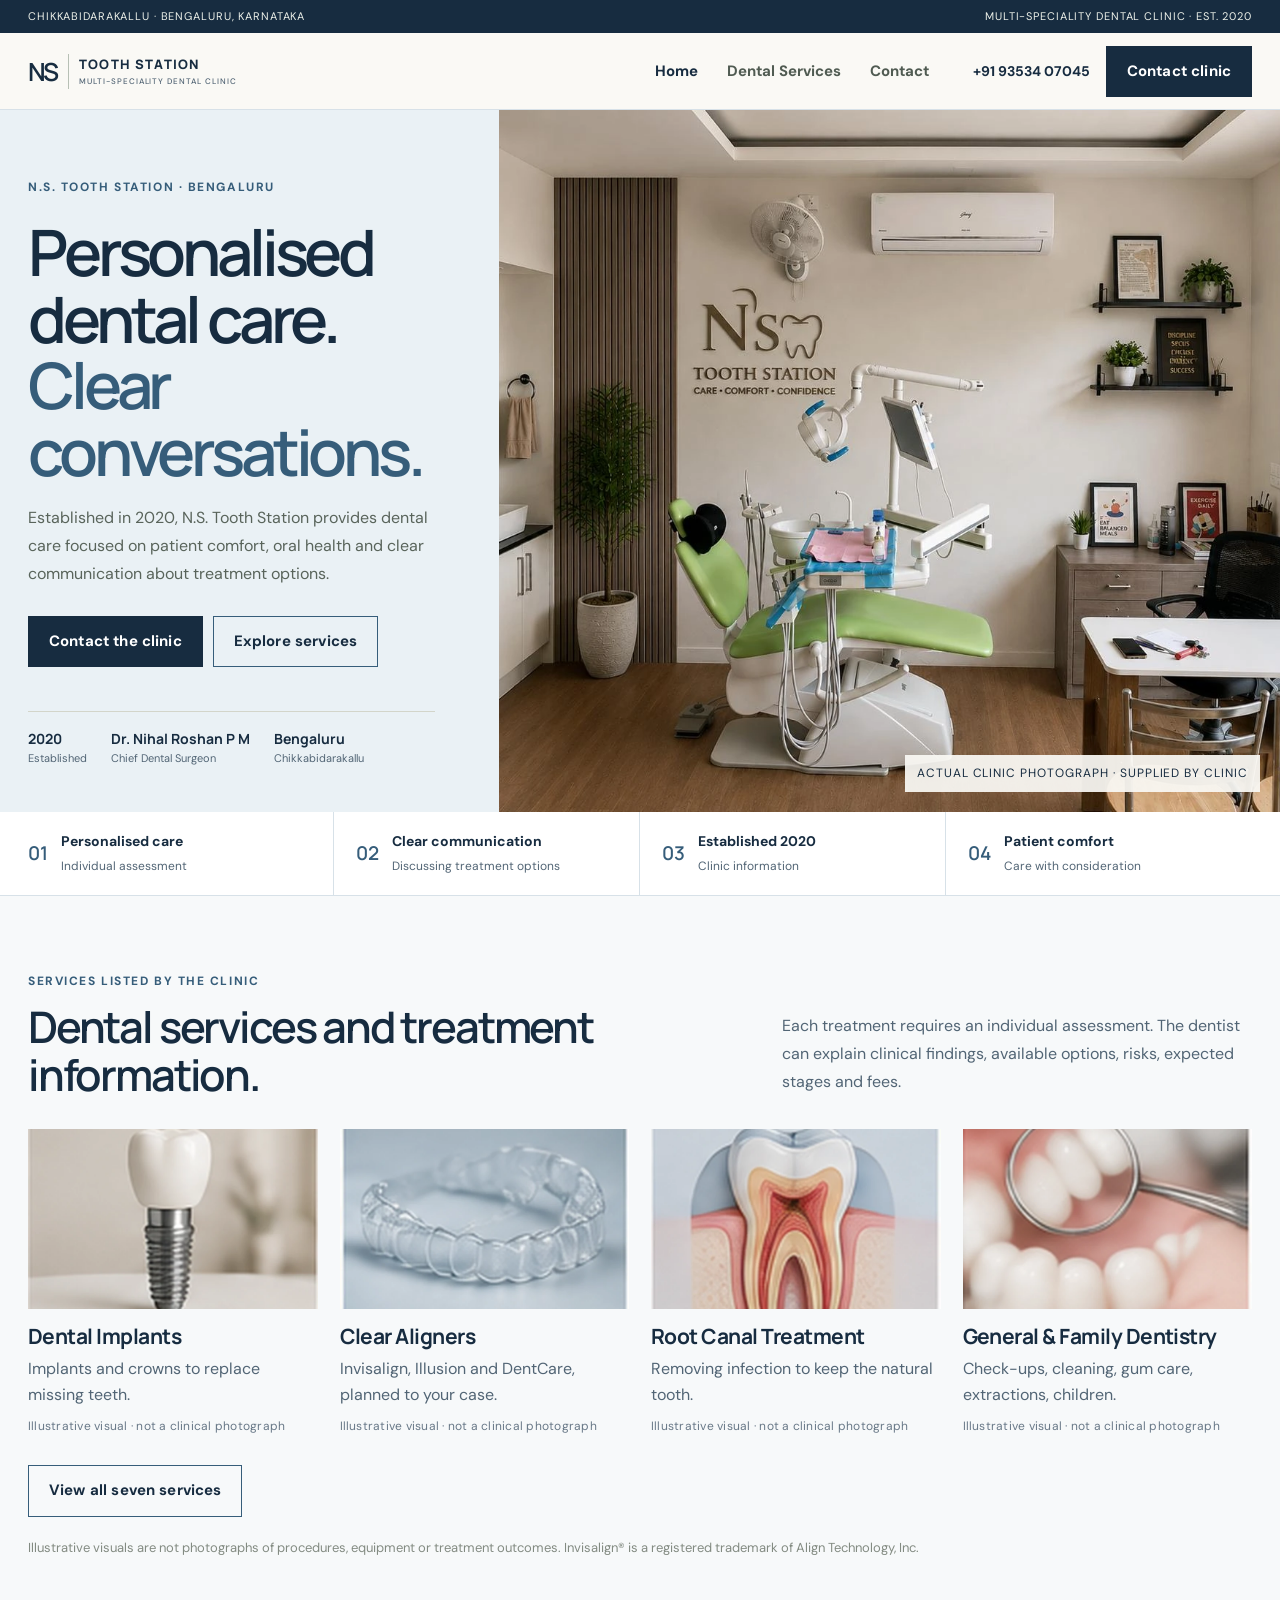
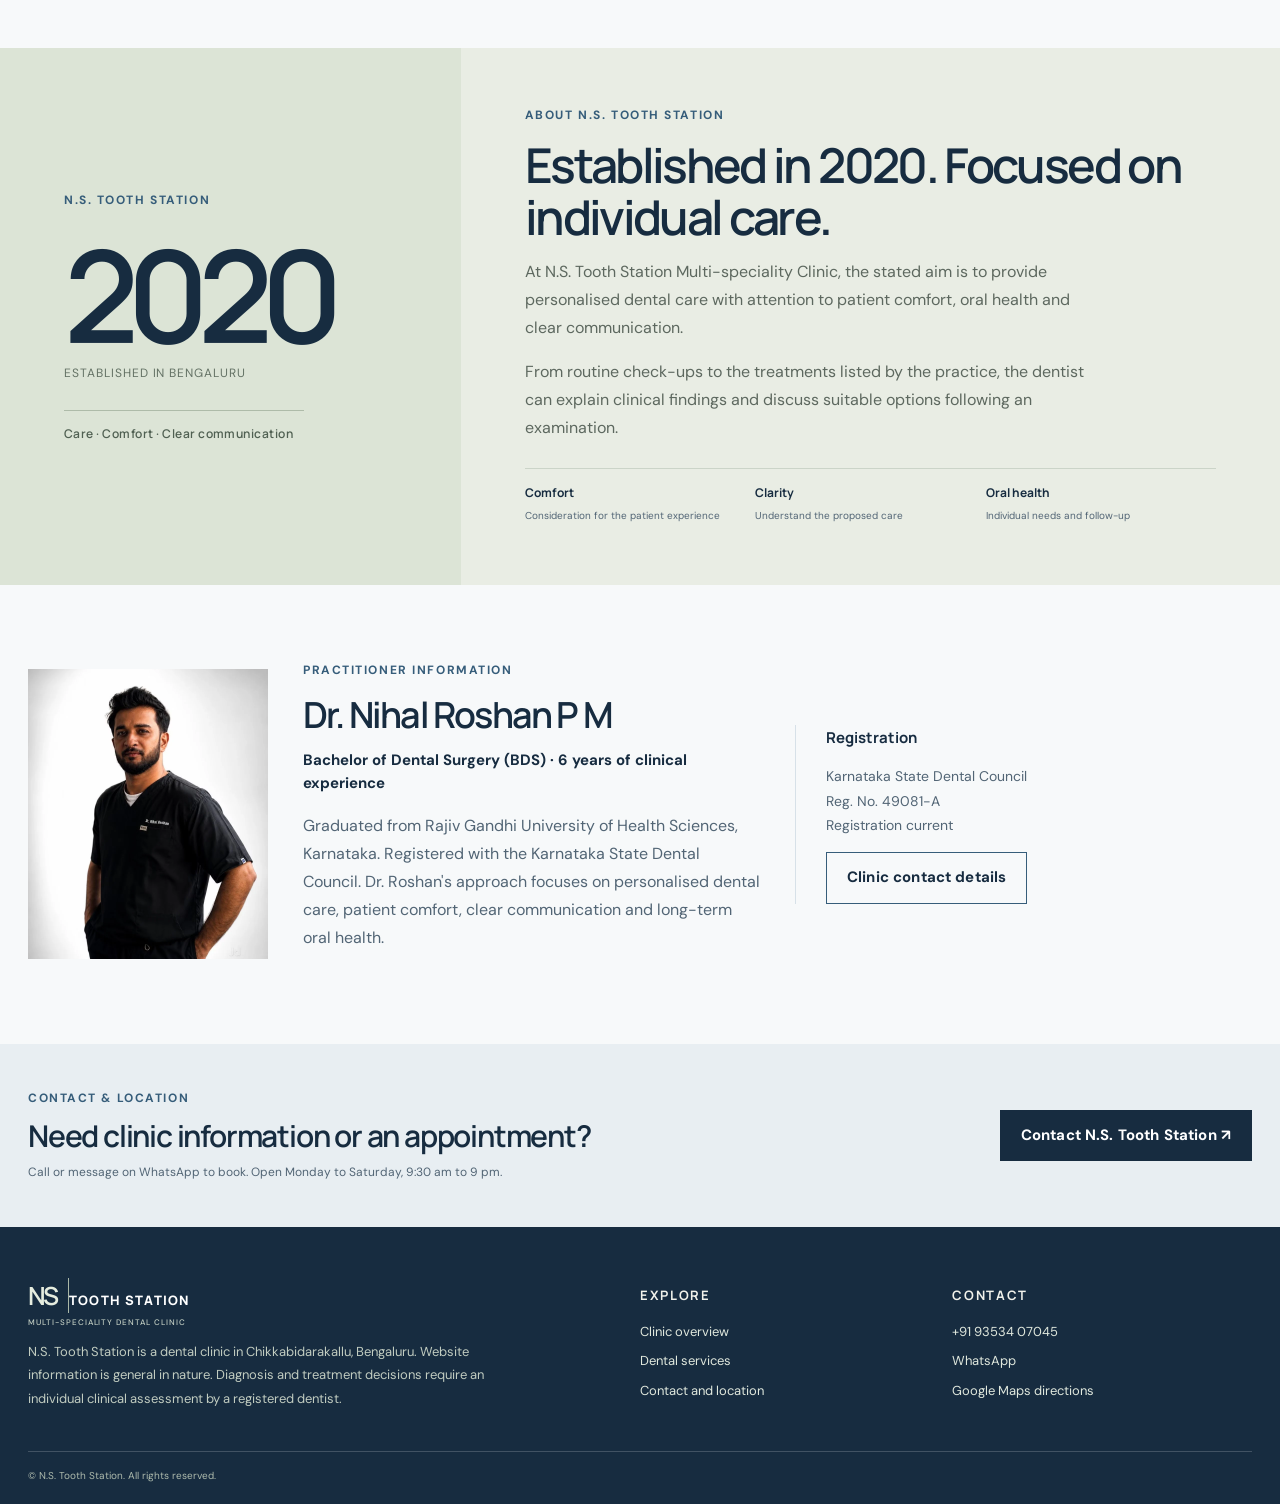
<file: index.html>
<!doctype html><html lang="en-IN"><head><meta charset="utf-8"><meta name="viewport" content="width=device-width,initial-scale=1"><meta name="theme-color" content="#f5f3ed"><title>N.S. Tooth Station | Dental Clinic in Bengaluru</title><meta name="description" content="Clinic details, practitioner information and dental services listed by N.S. Tooth Station in Chikkabidarakallu, Bengaluru."><link rel="stylesheet" href="styles.css"></head><body><a class="skip" href="#main">Skip to content</a><div class="topline"><div class="wrap"><span>CHIKKABIDARAKALLU · BENGALURU, KARNATAKA</span><span>MULTI-SPECIALITY DENTAL CLINIC · EST. 2020</span></div></div>
<header class="header"><div class="wrap navrow"><a class="brand" href="index.html"><span class="brandmark">NS</span><span class="brandname">TOOTH STATION<small>MULTI-SPECIALITY DENTAL CLINIC</small></span></a><button class="menu" aria-expanded="false" aria-controls="site-nav">Menu</button><nav class="nav" id="site-nav"><a href="index.html" aria-current="page">Home</a><a href="services.html" >Dental Services</a><a href="contact.html" >Contact</a></nav><div class="navright"><a class="navphone" href="tel:+919353407045">+91 93534 07045</a><a class="btn btn-solid" href="contact.html">Contact clinic</a></div></div></header><main id="main">
<section class="hero"><div class="hero-copy"><div class="eyebrow">N.S. Tooth Station · Bengaluru</div><h1>Personalised dental care. <span>Clear conversations.</span></h1><p>Established in 2020, N.S. Tooth Station provides dental care focused on patient comfort, oral health and clear communication about treatment options.</p><div class="hero-actions"><a class="btn btn-solid" href="contact.html">Contact the clinic</a><a class="btn btn-outline" href="services.html">Explore services</a></div><div class="hero-facts"><div><strong>2020</strong>Established</div><div><strong>Dr. Nihal Roshan P M</strong>Chief Dental Surgeon</div><div><strong>Bengaluru</strong>Chikkabidarakallu</div></div></div><div class="hero-photo"><img src="assets/clinic-room.webp" alt="Actual treatment room at N.S. Tooth Station, photograph supplied by the clinic"><span class="photo-label">Actual clinic photograph · supplied by clinic</span></div></section>
<div class="quickstrip"><div class="wrap quickgrid"><div class="quick"><span class="qnum">01</span><div><strong>Personalised care</strong><small>Individual assessment</small></div></div><div class="quick"><span class="qnum">02</span><div><strong>Clear communication</strong><small>Discussing treatment options</small></div></div><div class="quick"><span class="qnum">03</span><div><strong>Established 2020</strong><small>Clinic information</small></div></div><div class="quick"><span class="qnum">04</span><div><strong>Patient comfort</strong><small>Care with consideration</small></div></div></div></div>
<section class="section"><div class="wrap"><div class="section-head"><div><div class="eyebrow">Services listed by the clinic</div><h2>Dental services and treatment information.</h2></div><p>Each treatment requires an individual assessment. The dentist can explain clinical findings, available options, risks, expected stages and fees.</p></div><div class="services-feature"><div class="service-grid"><article class="service-card"><a class="card-link" href="services.html#dental-implants"><div class="visual"><img src="assets/services/implants.webp" alt="Illustrative dental visual for Dental Implants" loading="lazy"></div><h3>Dental Implants</h3><p>Implants and crowns to replace missing teeth.</p></a><div class="illustration-note">Illustrative visual &#183; not a clinical photograph</div></article><article class="service-card"><a class="card-link" href="services.html#clear-aligners"><div class="visual"><img src="assets/services/aligners.webp" alt="Illustrative dental visual for Clear Aligners" loading="lazy"></div><h3>Clear Aligners</h3><p>Invisalign, Illusion and DentCare, planned to your case.</p></a><div class="illustration-note">Illustrative visual &#183; not a clinical photograph</div></article><article class="service-card"><a class="card-link" href="services.html#root-canal-treatment"><div class="visual"><img src="assets/services/root-canal.webp" alt="Illustrative dental visual for Root Canal Treatment" loading="lazy"></div><h3>Root Canal Treatment</h3><p>Removing infection to keep the natural tooth.</p></a><div class="illustration-note">Illustrative visual &#183; not a clinical photograph</div></article><article class="service-card"><a class="card-link" href="services.html#general-family-dentistry"><div class="visual"><img src="assets/services/family-dentistry.webp" alt="Illustrative dental visual for General &amp; Family Dentistry" loading="lazy"></div><h3>General &amp; Family Dentistry</h3><p>Check-ups, cleaning, gum care, extractions, children.</p></a><div class="illustration-note">Illustrative visual &#183; not a clinical photograph</div></article></div></div><div class="section-foot"><a class="btn btn-outline" href="services.html">View all seven services</a></div><p class="disclaimer">Illustrative visuals are not photographs of procedures, equipment or treatment outcomes. Invisalign® is a registered trademark of Align Technology, Inc.</p></div></section>
<section class="split-band" id="about"><div class="split-mark"><span class="eyebrow">N.S. TOOTH STATION</span><strong>2020</strong><small>Established in Bengaluru</small><div class="mark-rule"></div><p>Care · Comfort · Clear communication</p></div><div class="split-copy"><div class="eyebrow">About N.S. Tooth Station</div><h2>Established in 2020. Focused on individual care.</h2><p>At N.S. Tooth Station Multi-speciality Clinic, the stated aim is to provide personalised dental care with attention to patient comfort, oral health and clear communication.</p><p>From routine check-ups to the treatments listed by the practice, the dentist can explain clinical findings and discuss suitable options following an examination.</p><div class="principles"><div class="principle"><strong>Comfort</strong><small>Consideration for the patient experience</small></div><div class="principle"><strong>Clarity</strong><small>Understand the proposed care</small></div><div class="principle"><strong>Oral health</strong><small>Individual needs and follow-up</small></div></div></div></section>
<section class="section"><div class="wrap doctor"><div class="doctor-portrait"><img src="assets/dr-nihal-roshan.webp" alt="Dr. Nihal Roshan P M" loading="lazy"></div><div class="doctor-main"><div class="eyebrow">Practitioner information</div><h2>Dr. Nihal Roshan P M</h2><div class="degree">Bachelor of Dental Surgery (BDS) · 6 years of clinical experience</div><p>Graduated from Rajiv Gandhi University of Health Sciences, Karnataka. Registered with the Karnataka State Dental Council. Dr. Roshan's approach focuses on personalised dental care, patient comfort, clear communication and long-term oral health.</p></div><div class="doctor-note"><strong>Registration</strong><p>Karnataka State Dental Council<br>Reg. No. 49081-A<br>Registration current</p><a class="btn btn-outline" href="contact.html">Clinic contact details</a></div></div></section>
<section class="clinic-cta"><div class="wrap cta-row"><div><div class="eyebrow">Contact & location</div><h2>Need clinic information or an appointment?</h2><p>Call or message on WhatsApp to book. Open Monday to Saturday, 9:30 am to 9 pm.</p></div><a class="btn btn-solid" href="contact.html">Contact N.S. Tooth Station ↗</a></div></section>
</main><footer class="footer"><div class="wrap"><div class="footer-grid"><div><a class="brand" href="index.html" style="color:#fff"><span class="brandmark" style="color:#e6eddf;border-color:#aab8a8">NS</span><span class="brandname" style="color:#fff">TOOTH STATION<small style="color:#c2cec2">MULTI-SPECIALITY DENTAL CLINIC</small></span></a><p>N.S. Tooth Station is a dental clinic in Chikkabidarakallu, Bengaluru. Website information is general in nature. Diagnosis and treatment decisions require an individual clinical assessment by a registered dentist.</p></div><div><h4>Explore</h4><a href="index.html">Clinic overview</a><a href="services.html">Dental services</a><a href="contact.html">Contact and location</a></div><div><h4>Contact</h4><a href="tel:+919353407045">+91 93534 07045</a><a href="https://wa.me/919353407045" target="_blank" rel="noopener">WhatsApp</a><a href="https://www.google.com/maps/search/?api=1&query=N.S.%20Tooth%20Station%20Chikkabidarakallu%20Bengaluru" target="_blank" rel="noopener">Google Maps directions</a></div></div><div class="footnote">© N.S. Tooth Station. All rights reserved.</div></div></footer>
<script>const menu=document.querySelector('.menu'),nav=document.querySelector('.nav');if(menu&&nav){menu.addEventListener('click',()=>{const open=nav.classList.toggle('open');menu.setAttribute('aria-expanded',String(open));});}</script></body></html>
</file>
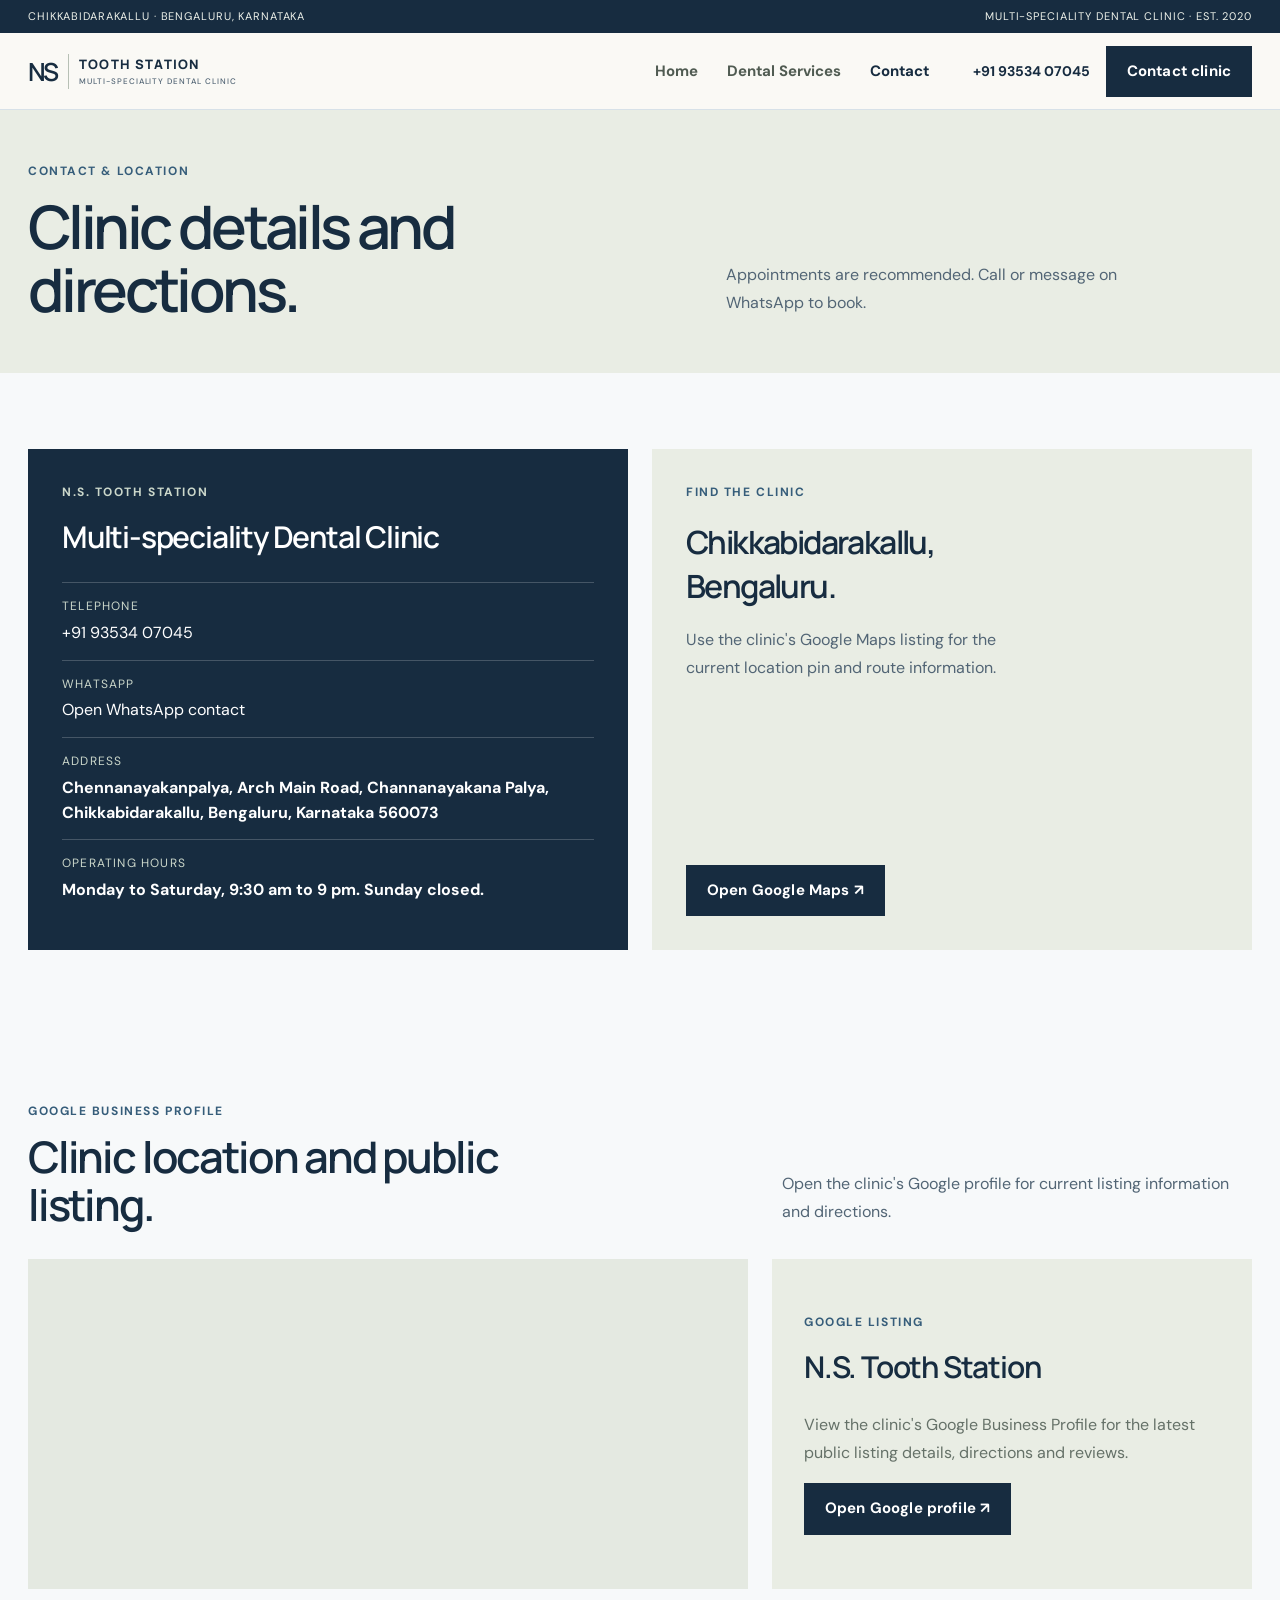
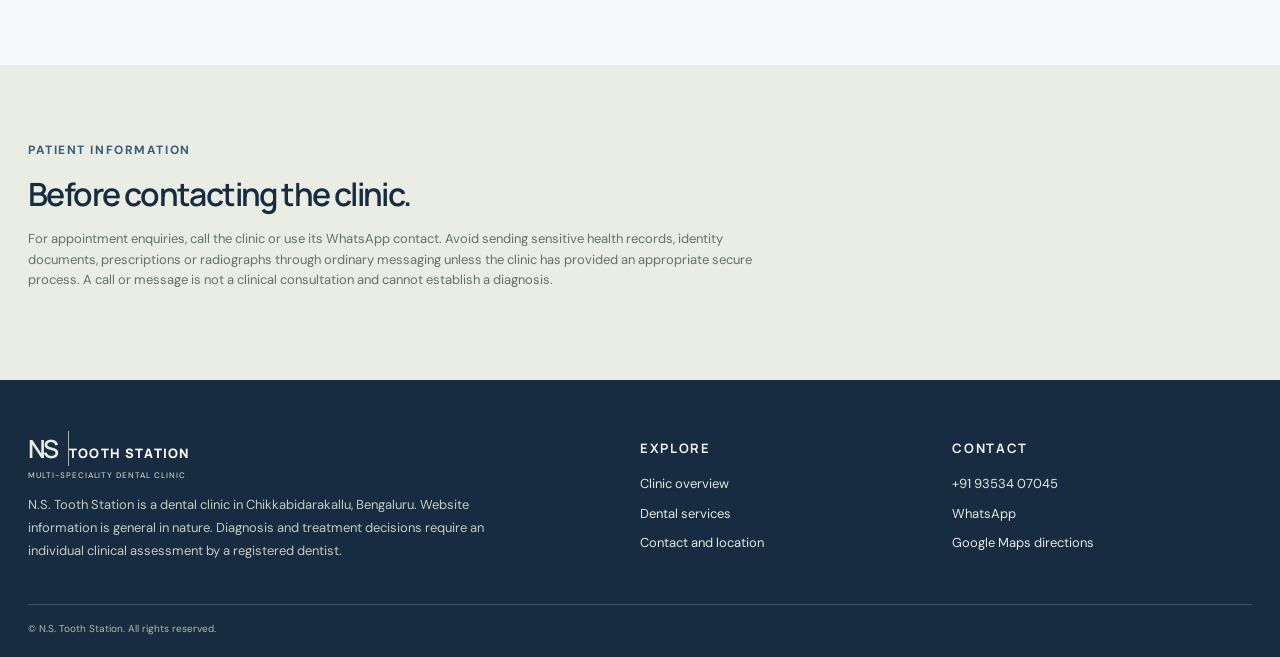
<file: contact.html>
<!doctype html><html lang="en-IN"><head><meta charset="utf-8"><meta name="viewport" content="width=device-width,initial-scale=1"><meta name="theme-color" content="#f5f3ed"><title>Contact | N.S. Tooth Station, Bengaluru</title><meta name="description" content="Contact details and directions for N.S. Tooth Station dental clinic."><link rel="stylesheet" href="styles.css"></head><body><a class="skip" href="#main">Skip to content</a><div class="topline"><div class="wrap"><span>CHIKKABIDARAKALLU · BENGALURU, KARNATAKA</span><span>MULTI-SPECIALITY DENTAL CLINIC · EST. 2020</span></div></div>
<header class="header"><div class="wrap navrow"><a class="brand" href="index.html"><span class="brandmark">NS</span><span class="brandname">TOOTH STATION<small>MULTI-SPECIALITY DENTAL CLINIC</small></span></a><button class="menu" aria-expanded="false" aria-controls="site-nav">Menu</button><nav class="nav" id="site-nav"><a href="index.html" >Home</a><a href="services.html" >Dental Services</a><a href="contact.html" aria-current="page">Contact</a></nav><div class="navright"><a class="navphone" href="tel:+919353407045">+91 93534 07045</a><a class="btn btn-solid" href="contact.html">Contact clinic</a></div></div></header><main id="main">
<section class="pagehead"><div class="wrap"><div><div class="eyebrow">Contact & location</div><h1>Clinic details and directions.</h1></div><p>Appointments are recommended. Call or message on WhatsApp to book.</p></div></section>
<section class="section"><div class="wrap contact-layout"><div class="contact-panel"><div class="eyebrow" style="color:#cbd7ca">N.S. Tooth Station</div><h2>Multi-speciality Dental Clinic</h2><div class="contact-row"><small>Telephone</small><a href="tel:+919353407045">+91 93534 07045</a></div><div class="contact-row"><small>WhatsApp</small><a href="https://wa.me/919353407045" target="_blank" rel="noopener">Open WhatsApp contact</a></div><div class="contact-row"><small>Address</small><strong>Chennanayakanpalya, Arch Main Road, Channanayakana Palya, Chikkabidarakallu, Bengaluru, Karnataka 560073</strong></div><div class="contact-row"><small>Operating hours</small><strong>Monday to Saturday, 9:30 am to 9 pm. Sunday closed.</strong></div></div><div class="map-panel"><div><div class="eyebrow">Find the clinic</div><h2>Chikkabidarakallu, Bengaluru.</h2><p>Use the clinic's Google Maps listing for the current location pin and route information.</p></div><a class="btn btn-solid" style="align-self:flex-start" href="https://www.google.com/maps/search/?api=1&query=N.S.%20Tooth%20Station%20Chikkabidarakallu%20Bengaluru" target="_blank" rel="noopener">Open Google Maps ↗</a></div></div></section>
<section class="section google-profile"><div class="wrap"><div class="section-head"><div><div class="eyebrow">Google Business Profile</div><h2>Clinic location and public listing.</h2></div><p>Open the clinic's Google profile for current listing information and directions.</p></div><div class="google-profile-grid"><div class="google-map"><iframe title="N.S. Tooth Station location on Google Maps" src="https://www.google.com/maps?q=N.S.%20Tooth%20Station%20Chikkabidarakallu%20Bengaluru&output=embed" loading="lazy" referrerpolicy="no-referrer-when-downgrade" allowfullscreen></iframe></div><div class="google-profile-copy"><div class="eyebrow">Google listing</div><h3>N.S. Tooth Station</h3><p>View the clinic's Google Business Profile for the latest public listing details, directions and reviews.</p><a class="btn btn-solid" href="https://share.google/LyniRZLuFG4gpX13h" target="_blank" rel="noopener">Open Google profile ↗</a></div></div></div></section>
<section class="section" style="background:#e9ede4"><div class="wrap"><div class="eyebrow">Patient information</div><h2 style="font:600 32px Manrope;letter-spacing:-.05em;margin:12px 0">Before contacting the clinic.</h2><p style="font-size:13px;color:#667168;max-width:760px">For appointment enquiries, call the clinic or use its WhatsApp contact. Avoid sending sensitive health records, identity documents, prescriptions or radiographs through ordinary messaging unless the clinic has provided an appropriate secure process. A call or message is not a clinical consultation and cannot establish a diagnosis.</p></div></section>
</main><footer class="footer"><div class="wrap"><div class="footer-grid"><div><a class="brand" href="index.html" style="color:#fff"><span class="brandmark" style="color:#e6eddf;border-color:#aab8a8">NS</span><span class="brandname" style="color:#fff">TOOTH STATION<small style="color:#c2cec2">MULTI-SPECIALITY DENTAL CLINIC</small></span></a><p>N.S. Tooth Station is a dental clinic in Chikkabidarakallu, Bengaluru. Website information is general in nature. Diagnosis and treatment decisions require an individual clinical assessment by a registered dentist.</p></div><div><h4>Explore</h4><a href="index.html">Clinic overview</a><a href="services.html">Dental services</a><a href="contact.html">Contact and location</a></div><div><h4>Contact</h4><a href="tel:+919353407045">+91 93534 07045</a><a href="https://wa.me/919353407045" target="_blank" rel="noopener">WhatsApp</a><a href="https://www.google.com/maps/search/?api=1&query=N.S.%20Tooth%20Station%20Chikkabidarakallu%20Bengaluru" target="_blank" rel="noopener">Google Maps directions</a></div></div><div class="footnote">© N.S. Tooth Station. All rights reserved.</div></div></footer>
<script>const menu=document.querySelector('.menu'),nav=document.querySelector('.nav');if(menu&&nav){menu.addEventListener('click',()=>{const open=nav.classList.toggle('open');menu.setAttribute('aria-expanded',String(open));});}</script></body></html>
</file>
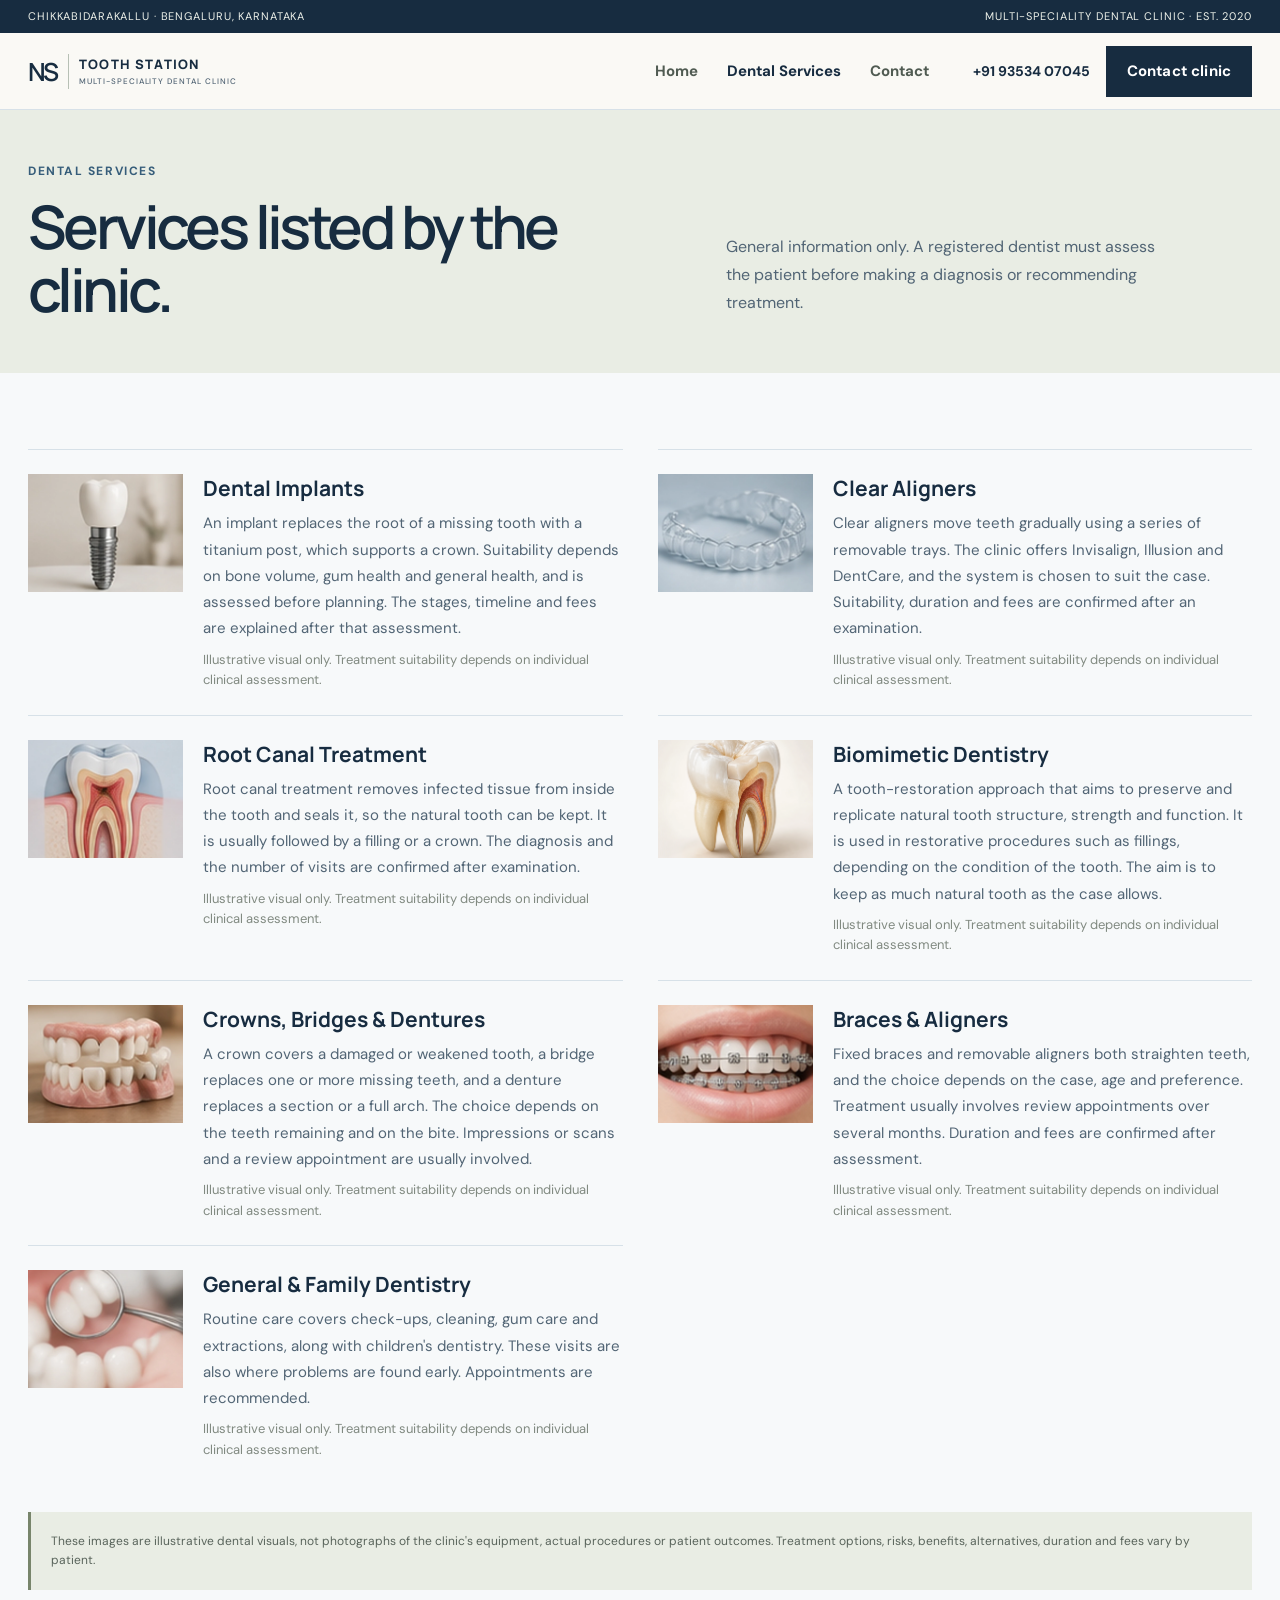
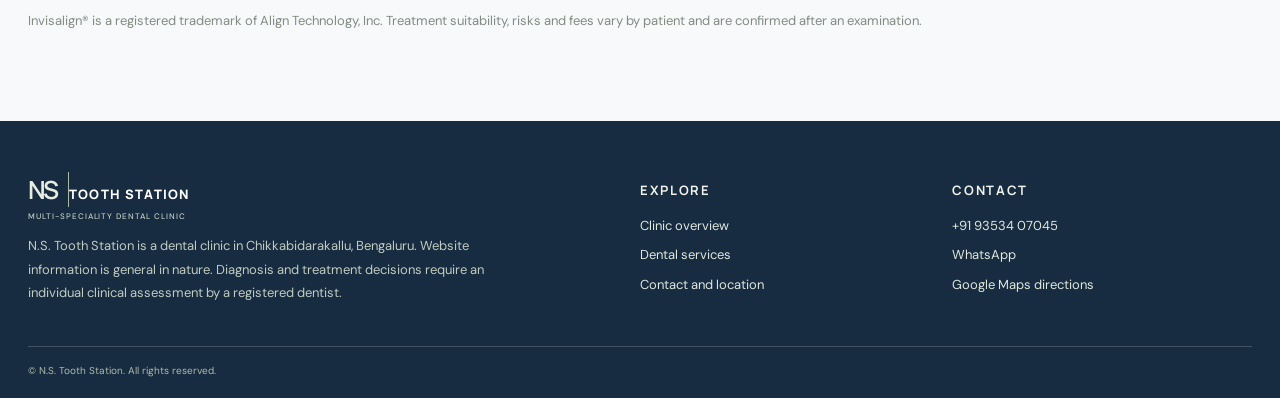
<file: services.html>
<!doctype html><html lang="en-IN"><head><meta charset="utf-8"><meta name="viewport" content="width=device-width,initial-scale=1"><meta name="theme-color" content="#f5f3ed"><title>Dental Services | N.S. Tooth Station, Bengaluru</title><meta name="description" content="General information about dental services listed by N.S. Tooth Station."><link rel="stylesheet" href="styles.css"></head><body><a class="skip" href="#main">Skip to content</a><div class="topline"><div class="wrap"><span>CHIKKABIDARAKALLU · BENGALURU, KARNATAKA</span><span>MULTI-SPECIALITY DENTAL CLINIC · EST. 2020</span></div></div>
<header class="header"><div class="wrap navrow"><a class="brand" href="index.html"><span class="brandmark">NS</span><span class="brandname">TOOTH STATION<small>MULTI-SPECIALITY DENTAL CLINIC</small></span></a><button class="menu" aria-expanded="false" aria-controls="site-nav">Menu</button><nav class="nav" id="site-nav"><a href="index.html" >Home</a><a href="services.html" aria-current="page">Dental Services</a><a href="contact.html" >Contact</a></nav><div class="navright"><a class="navphone" href="tel:+919353407045">+91 93534 07045</a><a class="btn btn-solid" href="contact.html">Contact clinic</a></div></div></header><main id="main">
<section class="pagehead"><div class="wrap"><div><div class="eyebrow">Dental services</div><h1>Services listed by the clinic.</h1></div><p>General information only. A registered dentist must assess the patient before making a diagnosis or recommending treatment.</p></div></section>
<section class="section"><div class="wrap"><div class="detail-grid"><article class="detail" id="dental-implants"><img src="assets/services/implants.webp" alt="Illustrative visual for Dental Implants" loading="lazy"><div><h2>Dental Implants</h2><p>An implant replaces the root of a missing tooth with a titanium post, which supports a crown. Suitability depends on bone volume, gum health and general health, and is assessed before planning. The stages, timeline and fees are explained after that assessment.</p><div class="fine">Illustrative visual only. Treatment suitability depends on individual clinical assessment.</div></div></article><article class="detail" id="clear-aligners"><img src="assets/services/aligners.webp" alt="Illustrative visual for Clear Aligners" loading="lazy"><div><h2>Clear Aligners</h2><p>Clear aligners move teeth gradually using a series of removable trays. The clinic offers Invisalign, Illusion and DentCare, and the system is chosen to suit the case. Suitability, duration and fees are confirmed after an examination.</p><div class="fine">Illustrative visual only. Treatment suitability depends on individual clinical assessment.</div></div></article><article class="detail" id="root-canal-treatment"><img src="assets/services/root-canal.webp" alt="Illustrative visual for Root Canal Treatment" loading="lazy"><div><h2>Root Canal Treatment</h2><p>Root canal treatment removes infected tissue from inside the tooth and seals it, so the natural tooth can be kept. It is usually followed by a filling or a crown. The diagnosis and the number of visits are confirmed after examination.</p><div class="fine">Illustrative visual only. Treatment suitability depends on individual clinical assessment.</div></div></article><article class="detail" id="biomimetic-dentistry"><img src="assets/services/biomimetic.webp" alt="Illustrative visual for Biomimetic Dentistry" loading="lazy"><div><h2>Biomimetic Dentistry</h2><p>A tooth-restoration approach that aims to preserve and replicate natural tooth structure, strength and function. It is used in restorative procedures such as fillings, depending on the condition of the tooth. The aim is to keep as much natural tooth as the case allows.</p><div class="fine">Illustrative visual only. Treatment suitability depends on individual clinical assessment.</div></div></article><article class="detail" id="crowns-bridges-dentures"><img src="assets/services/crowns-bridges.webp" alt="Illustrative visual for Crowns, Bridges &amp; Dentures" loading="lazy"><div><h2>Crowns, Bridges &amp; Dentures</h2><p>A crown covers a damaged or weakened tooth, a bridge replaces one or more missing teeth, and a denture replaces a section or a full arch. The choice depends on the teeth remaining and on the bite. Impressions or scans and a review appointment are usually involved.</p><div class="fine">Illustrative visual only. Treatment suitability depends on individual clinical assessment.</div></div></article><article class="detail" id="braces-aligners"><img src="assets/services/braces.webp" alt="Illustrative visual for Braces &amp; Aligners" loading="lazy"><div><h2>Braces &amp; Aligners</h2><p>Fixed braces and removable aligners both straighten teeth, and the choice depends on the case, age and preference. Treatment usually involves review appointments over several months. Duration and fees are confirmed after assessment.</p><div class="fine">Illustrative visual only. Treatment suitability depends on individual clinical assessment.</div></div></article><article class="detail" id="general-family-dentistry"><img src="assets/services/family-dentistry.webp" alt="Illustrative visual for General &amp; Family Dentistry" loading="lazy"><div><h2>General &amp; Family Dentistry</h2><p>Routine care covers check-ups, cleaning, gum care and extractions, along with children&#x27;s dentistry. These visits are also where problems are found early. Appointments are recommended.</p><div class="fine">Illustrative visual only. Treatment suitability depends on individual clinical assessment.</div></div></article></div><div class="notice" style="background:#e9ede4;padding:20px;border-left:3px solid #78856b;font-size:12px;color:#59645b;margin-top:28px">These images are illustrative dental visuals, not photographs of the clinic's equipment, actual procedures or patient outcomes. Treatment options, risks, benefits, alternatives, duration and fees vary by patient.</div><p class="disclaimer">Invisalign® is a registered trademark of Align Technology, Inc. Treatment suitability, risks and fees vary by patient and are confirmed after an examination.</p></div></section>
</main><footer class="footer"><div class="wrap"><div class="footer-grid"><div><a class="brand" href="index.html" style="color:#fff"><span class="brandmark" style="color:#e6eddf;border-color:#aab8a8">NS</span><span class="brandname" style="color:#fff">TOOTH STATION<small style="color:#c2cec2">MULTI-SPECIALITY DENTAL CLINIC</small></span></a><p>N.S. Tooth Station is a dental clinic in Chikkabidarakallu, Bengaluru. Website information is general in nature. Diagnosis and treatment decisions require an individual clinical assessment by a registered dentist.</p></div><div><h4>Explore</h4><a href="index.html">Clinic overview</a><a href="services.html">Dental services</a><a href="contact.html">Contact and location</a></div><div><h4>Contact</h4><a href="tel:+919353407045">+91 93534 07045</a><a href="https://wa.me/919353407045" target="_blank" rel="noopener">WhatsApp</a><a href="https://www.google.com/maps/search/?api=1&query=N.S.%20Tooth%20Station%20Chikkabidarakallu%20Bengaluru" target="_blank" rel="noopener">Google Maps directions</a></div></div><div class="footnote">© N.S. Tooth Station. All rights reserved.</div></div></footer>
<script>const menu=document.querySelector('.menu'),nav=document.querySelector('.nav');if(menu&&nav){menu.addEventListener('click',()=>{const open=nav.classList.toggle('open');menu.setAttribute('aria-expanded',String(open));});}</script></body></html>
</file>
<file: styles.css>
@import url('https://fonts.googleapis.com/css2?family=DM+Sans:wght@400;500;600;700&family=Manrope:wght@400;500;600;700;800&display=swap');
:root{--ink:#172C40;--forest:#172C40;--moss:#365D7A;--paper:#F7F9FA;--white:#fff;--line:#D7E1E8;--muted:#526575;--sand:#E8EEF2;--lime:#DCEAF1;--max:1360px}
*{box-sizing:border-box}html{scroll-behavior:smooth}body{margin:0;background:var(--paper);color:var(--ink);font-family:"DM Sans",Arial,sans-serif;line-height:1.58}a{color:inherit}img{display:block;width:100%;height:auto}.wrap{width:min(var(--max),calc(100% - 56px));margin:0 auto}.topline{background:var(--forest);color:#edf1e9;font-size:11px;letter-spacing:.08em}.topline .wrap{display:flex;justify-content:space-between;padding:8px 0}.header{background:rgba(250,249,245,.97);border-bottom:1px solid var(--line);position:sticky;top:0;z-index:20}.navrow{height:76px;display:flex;align-items:center;gap:36px}.brand{display:flex;align-items:center;gap:10px;text-decoration:none;min-width:240px}.brandmark{font:600 25px Manrope;letter-spacing:-.12em;color:var(--forest);border-right:1px solid #b7c0b5;padding-right:12px}.brandname{font:800 13px Manrope;letter-spacing:.09em;line-height:1.2}.brandname small{display:block;font:500 8px "DM Sans";letter-spacing:.12em;color:var(--muted);margin-top:4px}.nav{display:flex;align-items:center;gap:29px;margin-left:auto}.nav a{text-decoration:none;font-size:12px;font-weight:700;color:#505b52}.nav a:hover,.nav a[aria-current=page]{color:var(--forest)}.navright{display:flex;align-items:center;gap:16px;margin-left:8px}.navphone{font-size:12px;font-weight:700;text-decoration:none;white-space:nowrap}.btn{display:inline-flex;align-items:center;justify-content:center;padding:12px 18px;min-height:43px;border:1px solid var(--forest);text-decoration:none;font-size:12px;font-weight:700;letter-spacing:.01em;transition:.2s}.btn-solid{background:var(--forest);color:#fff}.btn-solid:hover{background:#1e352a}.btn-outline{color:var(--forest)}.btn-outline:hover{background:#e8ede5}.menu{display:none;background:transparent;border:1px solid var(--line);padding:8px 11px;color:var(--ink)}
.hero{display:grid;grid-template-columns:minmax(360px,.78fr) minmax(0,1.22fr);min-height:560px;background:#ece9df}.hero-copy{padding:68px clamp(30px,5vw,88px) 44px max(28px,calc((100vw - var(--max))/2));display:flex;flex-direction:column;justify-content:center}.eyebrow{font-size:10px;letter-spacing:.19em;text-transform:uppercase;color:var(--moss);font-weight:700}.hero h1{font:600 clamp(42px,5vw,68px)/1.04 Manrope;letter-spacing:-.065em;margin:22px 0 18px;max-width:560px}.hero h1 span{color:var(--moss)}.hero-copy>p{font-size:15px;line-height:1.8;color:#59645b;max-width:440px;margin:0}.hero-actions{display:flex;gap:10px;flex-wrap:wrap;margin-top:28px}.hero-facts{display:flex;gap:24px;margin-top:44px;padding-top:17px;border-top:1px solid #d3d5ca;max-width:470px}.hero-facts div{font-size:11px;color:var(--muted)}.hero-facts strong{display:block;font:700 14px Manrope;color:var(--ink);margin-bottom:2px}.hero-photo{position:relative;min-height:560px;overflow:hidden}.hero-photo img{height:100%;position:absolute;inset:0;object-fit:cover;object-position:center}.photo-label{position:absolute;right:20px;bottom:20px;background:rgba(250,249,245,.93);padding:9px 12px;font-size:10px;letter-spacing:.08em;text-transform:uppercase}
.quickstrip{background:#fff;border-bottom:1px solid var(--line)}.quickgrid{display:grid;grid-template-columns:repeat(4,1fr)}.quick{padding:18px 22px;border-right:1px solid var(--line);display:flex;gap:13px;align-items:center}.quick:first-child{padding-left:0}.quick:last-child{border:0}.quick .qnum{font:600 19px Manrope;color:var(--moss)}.quick strong{font-size:12px;display:block}.quick small{font-size:10px;color:var(--muted)}
.section{padding:76px 0}.section-head{display:grid;grid-template-columns:1fr 1fr;align-items:end;gap:30px;margin-bottom:30px}.section-head h2{font:600 clamp(30px,3.4vw,46px)/1.1 Manrope;letter-spacing:-.05em;margin:12px 0 0;max-width:620px}.section-head p{font-size:13px;color:var(--muted);max-width:470px;justify-self:end;margin:0 0 3px}.services-feature{display:grid;grid-template-columns: .72fr 1.28fr;gap:34px;align-items:stretch}.services-intro{background:var(--forest);color:#f5f4ee;padding:34px 30px;display:flex;flex-direction:column;justify-content:space-between}.services-intro .eyebrow{color:#c9d4bd}.services-intro h3{font:600 32px/1.12 Manrope;letter-spacing:-.05em;margin:16px 0}.services-intro p{font-size:13px;color:#d7dfd4;line-height:1.8}.services-intro a{align-self:flex-start;color:#fff;border-color:#a8b9a8;margin-top:18px}.service-grid{display:grid;grid-template-columns:repeat(3,1fr);gap:22px 18px}.service-card{min-width:0}.service-card .visual{height:145px;background:#e9e7e1;overflow:hidden}.service-card img{height:100%;object-fit:cover;transition:transform .35s}.service-card:hover img{transform:scale(1.035)}.service-card h3{font:700 15px Manrope;letter-spacing:-.025em;margin:12px 0 5px}.service-card p{font-size:11px;line-height:1.65;color:var(--muted);margin:0}.illustration-note{font-size:9px;color:#899187;margin-top:7px;letter-spacing:.02em}
.split-band{background:#e9ede4;display:grid;grid-template-columns:1.1fr .9fr}.split-band .photo{min-height:380px}.split-band .photo img{height:100%;object-fit:cover;object-position:center}.split-copy{padding:58px clamp(28px,5vw,76px);align-self:center}.split-copy h2{font:600 clamp(32px,4vw,48px)/1.08 Manrope;letter-spacing:-.055em;margin:14px 0}.split-copy p{font-size:14px;color:#5d685f;max-width:570px;line-height:1.85}.principles{display:grid;grid-template-columns:repeat(3,1fr);gap:0;margin-top:26px;border-top:1px solid #cbd4c8}.principle{padding:15px 14px 0 0}.principle strong{font:700 12px Manrope;display:block}.principle small{font-size:10px;color:var(--muted)}
.doctor{display:grid;grid-template-columns:240px 1fr 1fr;gap:35px;align-items:center}.doctor-monogram{height:230px;background:var(--sand);display:grid;place-items:center;color:var(--forest);font:600 64px Manrope;letter-spacing:-.1em}.doctor-main h2{font:600 36px Manrope;letter-spacing:-.05em;margin:10px 0}.doctor-main .degree{font-size:12px;color:var(--forest);font-weight:700}.doctor-main p,.doctor-note p{font-size:13px;color:var(--muted);line-height:1.8}.doctor-note{border-left:1px solid var(--line);padding-left:30px}.doctor-note strong{font:700 13px Manrope}
.clinic-cta{background:var(--sand);padding:45px 0}.cta-row{display:flex;align-items:center;justify-content:space-between;gap:30px}.cta-row h2{font:600 30px Manrope;letter-spacing:-.04em;margin:7px 0}.cta-row p{font-size:12px;color:var(--muted);margin:0}
.pagehead{background:#e9ede4;padding:52px 0}.pagehead .wrap{display:grid;grid-template-columns:1fr .8fr;gap:40px;align-items:end}.pagehead h1{font:600 clamp(38px,5vw,60px)/1.05 Manrope;letter-spacing:-.06em;margin:14px 0 0}.pagehead p{color:var(--muted);font-size:13px;max-width:450px;margin:0 0 4px}.detail-grid{display:grid;grid-template-columns:repeat(2,1fr);gap:0 35px}.detail{display:grid;grid-template-columns:155px 1fr;gap:20px;padding:24px 0;border-top:1px solid var(--line)}.detail img{height:118px;object-fit:cover}.detail h2{font:700 18px Manrope;margin:0 0 8px}.detail p{font-size:12px;color:var(--muted);line-height:1.7;margin:0}.detail .fine{font-size:10px;color:#818a81;margin-top:8px}
.contact-layout{display:grid;grid-template-columns:1fr 1fr;gap:24px}.contact-panel{background:var(--forest);color:#fff;padding:34px}.contact-panel h2{font:600 30px Manrope;letter-spacing:-.04em;margin:14px 0 25px}.contact-row{border-top:1px solid rgba(255,255,255,.2);padding:14px 0}.contact-row small{display:block;color:#cbd7ca;font-size:10px;letter-spacing:.1em;text-transform:uppercase}.contact-row a,.contact-row strong{display:block;color:#fff;font-size:13px;text-decoration:none;margin-top:4px}.map-panel{background:#e9ede4;padding:34px;display:flex;flex-direction:column;justify-content:space-between;min-height:350px}.map-panel h2{font:600 32px Manrope;letter-spacing:-.05em;max-width:340px;margin:18px 0}.map-panel p{font-size:12px;color:var(--muted);max-width:350px}
.footer{background:#1f3026;color:#f1f2eb;padding:42px 0 20px}.footer-grid{display:grid;grid-template-columns:1.5fr .7fr .8fr;gap:50px}.footer p{max-width:470px;color:#c1ccc0;font-size:11px;line-height:1.8}.footer h4{font:700 11px Manrope;letter-spacing:.13em;text-transform:uppercase}.footer a{display:block;color:#e0e8dd;text-decoration:none;font-size:11px;margin:9px 0}.footnote{border-top:1px solid rgba(255,255,255,.18);margin-top:28px;padding-top:16px;color:#aebbad;font-size:10px}
.disclaimer{font-size:10px;color:#838b82;line-height:1.7;margin-top:20px}.skip{position:absolute;left:-9999px}.skip:focus{left:10px;top:10px;z-index:50;background:white;padding:10px}
@media(max-width:1050px){.navrow{gap:18px}.brand{min-width:205px}.nav{gap:16px}.navright{gap:9px}.navphone{display:none}.hero-copy{padding-left:28px}.services-feature{grid-template-columns:1fr}.services-intro{min-height:210px}.doctor{grid-template-columns:180px 1fr}.doctor-note{grid-column:2;border-left:0;padding:0}.doctor-monogram{height:190px}}
@media(max-width:720px){.wrap{width:calc(100% - 34px)}.topline .wrap span:last-child{display:none}.navrow{height:68px}.brand{min-width:0}.brandmark{font-size:22px}.brandname{font-size:11px}.menu{display:block;margin-left:auto}.nav{display:none;position:absolute;top:68px;left:0;right:0;background:#f8f7f2;padding:18px 24px;border-bottom:1px solid var(--line);flex-direction:column;align-items:flex-start}.nav.open{display:flex}.navright{margin:0}.navright .btn{padding:9px 10px;min-height:38px;font-size:10px}.hero{grid-template-columns:1fr}.hero-copy{padding:42px 24px 28px}.hero h1{font-size:46px}.hero-photo{min-height:300px}.hero-photo img{position:absolute}.hero-facts{gap:16px;margin-top:28px}.quickgrid{grid-template-columns:1fr 1fr}.quick{padding:14px 8px;border-bottom:1px solid var(--line)}.quick:first-child{padding-left:8px}.section{padding:54px 0}.section-head{grid-template-columns:1fr;gap:14px}.section-head p{justify-self:start}.services-feature{gap:20px}.services-intro{padding:25px}.service-grid{grid-template-columns:repeat(2,1fr);gap:22px 13px}.service-card .visual{height:125px}.split-band{grid-template-columns:1fr}.split-band .photo{min-height:245px;order:2}.split-copy{padding:38px 24px}.principles{grid-template-columns:1fr 1fr}.doctor{grid-template-columns:100px 1fr;gap:18px}.doctor-monogram{height:120px;font-size:38px}.doctor-main h2{font-size:26px}.doctor-note{grid-column:1/-1;padding:18px 0 0;border-top:1px solid var(--line)}.cta-row{display:block}.cta-row .btn{margin-top:18px}.pagehead{padding:38px 0}.pagehead .wrap{grid-template-columns:1fr;gap:15px}.detail-grid{grid-template-columns:1fr}.detail{grid-template-columns:120px 1fr;gap:14px}.detail img{height:100px}.contact-layout{grid-template-columns:1fr}.contact-panel,.map-panel{padding:25px}.footer-grid{grid-template-columns:1fr 1fr;gap:25px}.footer-grid>div:first-child{grid-column:1/-1}}

.split-band{grid-template-columns:.72fr 1.28fr}.split-mark{background:#dce4d6;min-height:380px;padding:55px clamp(28px,5vw,80px);display:flex;flex-direction:column;justify-content:center;align-items:flex-start}.split-mark strong{font:600 clamp(76px,10vw,138px)/.95 Manrope;letter-spacing:-.09em;color:var(--forest);margin:24px 0 8px}.split-mark small{font-size:12px;color:#647265;letter-spacing:.08em;text-transform:uppercase}.split-mark .mark-rule{height:1px;background:#aebba9;width:100%;max-width:240px;margin:27px 0 14px}.split-mark p{font:600 12px Manrope;color:#506052;letter-spacing:.04em;margin:0}
@media(max-width:720px){.split-band{grid-template-columns:1fr}.split-mark{min-height:210px;padding:28px 24px}.split-mark strong{font-size:78px;margin:12px 0 4px}.split-copy{padding:38px 24px}}

.google-profile-grid{display:grid;grid-template-columns:1.2fr .8fr;gap:24px}.google-map{min-height:330px;background:#e4e9e1}.google-map iframe{width:100%;height:100%;min-height:330px;border:0;display:block}.google-profile-copy{background:#e9ede4;padding:32px;display:flex;flex-direction:column;align-items:flex-start;justify-content:center}.google-profile-copy h3{font:600 28px Manrope;letter-spacing:-.04em;margin:14px 0 8px}.google-profile-copy p{font-size:13px;color:#657168;line-height:1.8}.google-profile-copy .fineprint{font-size:10px;margin-top:22px}
@media(max-width:720px){.google-profile-grid{grid-template-columns:1fr}.google-map,.google-map iframe{min-height:260px}}

/* Practitioner portrait */
.doctor-portrait{height:290px;overflow:hidden;background:#e8e2d6;position:relative}
.doctor-portrait img{width:100%;height:100%;object-fit:cover;object-position:center 24%}
@media(max-width:1050px){.doctor-portrait{height:240px}}
@media(max-width:720px){.doctor-portrait{height:150px}.doctor-portrait img{object-position:center 18%}}

/* Updated art direction: midnight blue, ice blue and champagne */
:root{--champagne:#C6A77B;--steel:#365D7A;--ice:#DCEAF1}
.eyebrow{color:var(--steel)}
.btn-solid{background:var(--ink);border-color:var(--ink)}
.btn-outline{border-color:var(--steel);color:var(--ink)}
.btn-outline:hover{background:var(--ice)}
.topline,.services-intro,.contact-panel,.footer{background:var(--ink)}
.hero{background:#EAF1F5}
.hero-copy>p,.section-head p,.service-card p,.split-copy p,.doctor-main p,.doctor-note p,.pagehead p,.detail p,.map-panel p,.google-profile-copy p{font-size:16px;line-height:1.75}
.nav a{font-size:15px}
.navphone{font-size:14px}
.btn{font-size:15px;padding:13px 20px}
.service-card h3{font-size:20px}
.service-card p{font-size:15px}
.illustration-note{font-size:12px;color:#687887}
.quick strong{font-size:14px}
.quick small{font-size:12px}
.eyebrow{font-size:12px;letter-spacing:.13em}
.doctor-main .degree{font-size:15px}
.doctor-note strong{font-size:15px}
.doctor-note p{font-size:14px}
.footer p,.footer a{font-size:13px}
.footer h4{font-size:13px}
.disclaimer{font-size:13px}
.detail h2{font-size:21px}
.detail p{font-size:15px}
.detail .fine{font-size:13px}
.contact-row small{font-size:12px}
.contact-row a,.contact-row strong{font-size:16px}
.google-profile-copy h3{font-size:30px}
.photo-label{font-size:12px}
@media(max-width:720px){
 .hero h1{font-size:clamp(42px,11vw,50px)}
 .section-head h2{font-size:34px}
 .service-card h3{font-size:18px}
 .service-card p{font-size:14px}
 .nav a{font-size:16px}
 .btn{font-size:14px}
 .doctor-main p,.doctor-note p{font-size:14px}
}

/* Services layout refinement: remove oversized sidebar and give treatments room */
.services-feature{display:block}
.service-grid{display:grid;grid-template-columns:repeat(4,minmax(0,1fr));gap:30px 22px}
.service-card .visual{height:180px}
.service-card h3{font-size:21px;line-height:1.25;margin:14px 0 7px}
.service-card p{font-size:16px;line-height:1.65}
.illustration-note{font-size:12px;line-height:1.45;margin-top:9px}
@media(max-width:1050px){
 .service-grid{grid-template-columns:repeat(3,minmax(0,1fr));gap:26px 18px}
 .service-card .visual{height:160px}
}
@media(max-width:720px){
 .service-grid{grid-template-columns:repeat(2,minmax(0,1fr));gap:24px 14px}
 .service-card .visual{height:135px}
 .service-card h3{font-size:18px}
 .service-card p{font-size:14px}
}
@media(max-width:390px){
 .service-grid{grid-template-columns:1fr}
 .service-card .visual{height:190px}
}

/* service card links + section footer */
.card-link{display:block;text-decoration:none;color:inherit}
.section-foot{margin-top:30px}
.detail{scroll-margin-top:110px}
</file>
